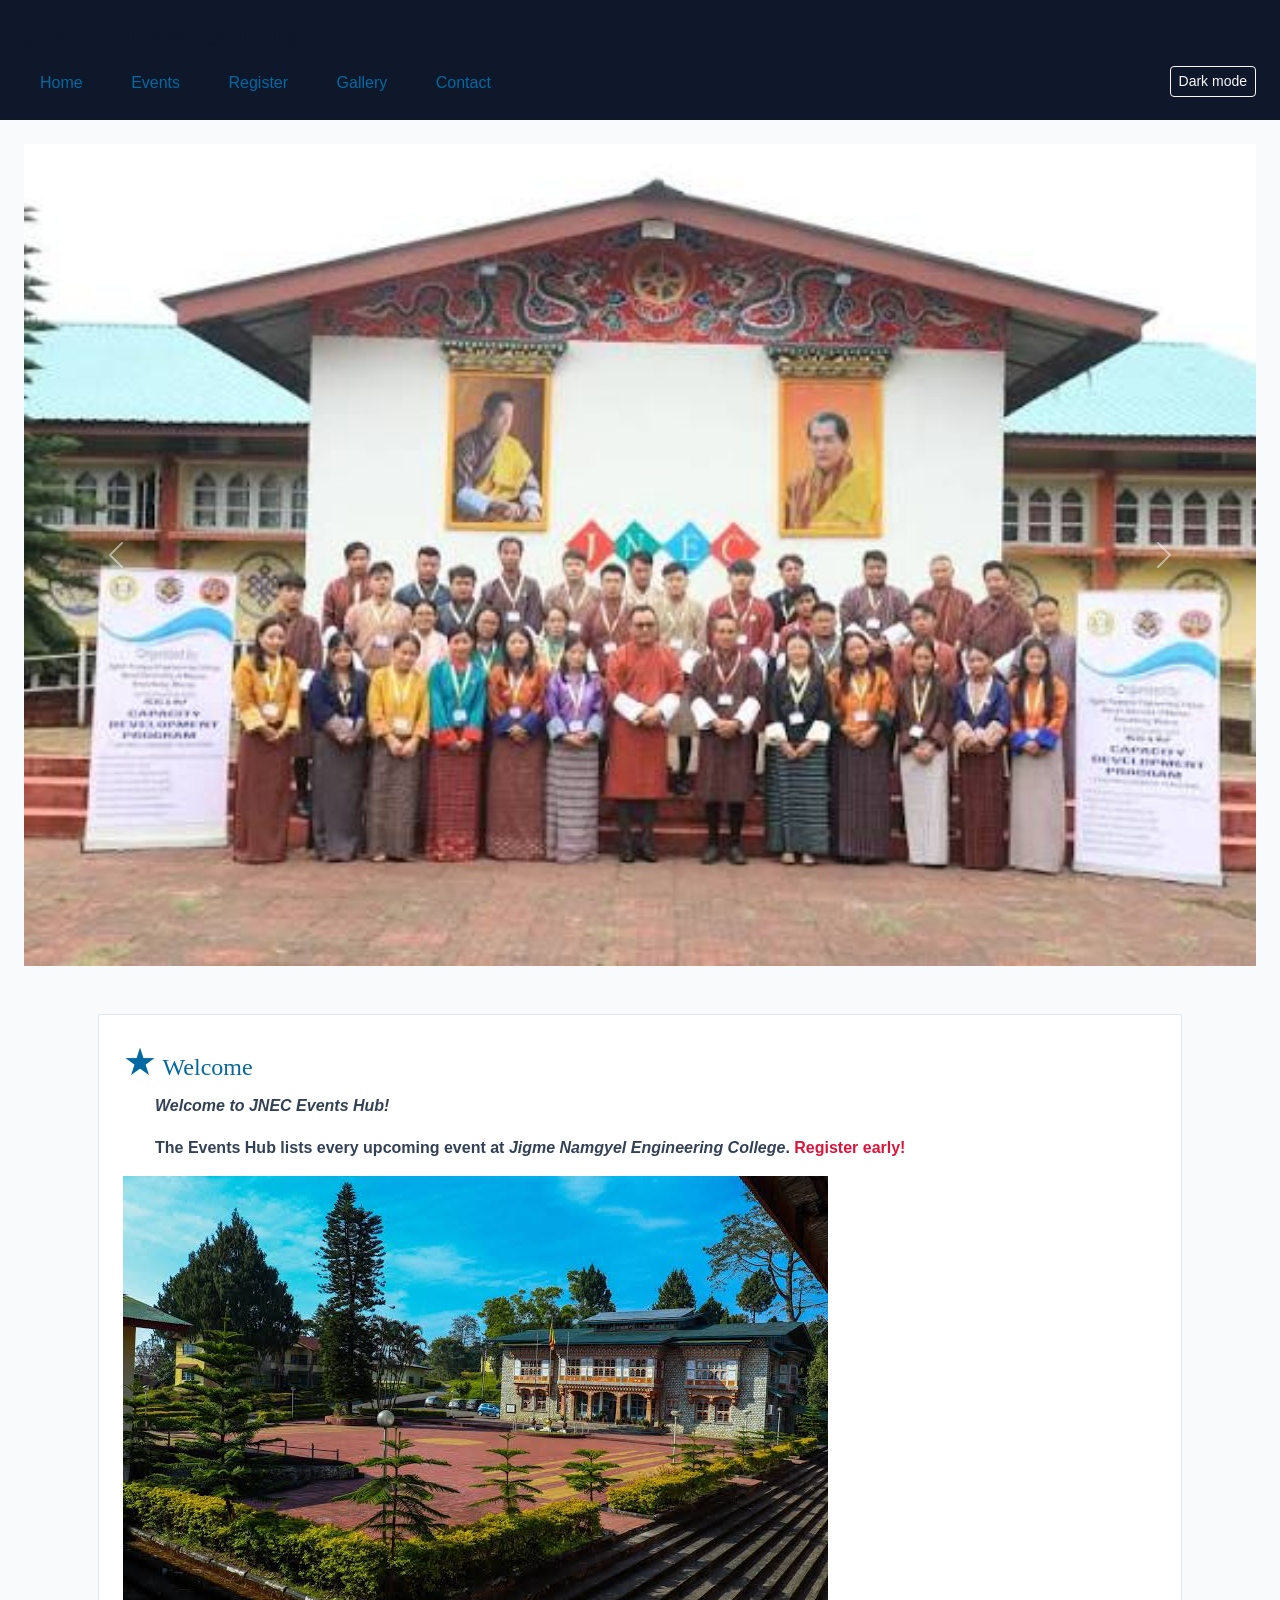
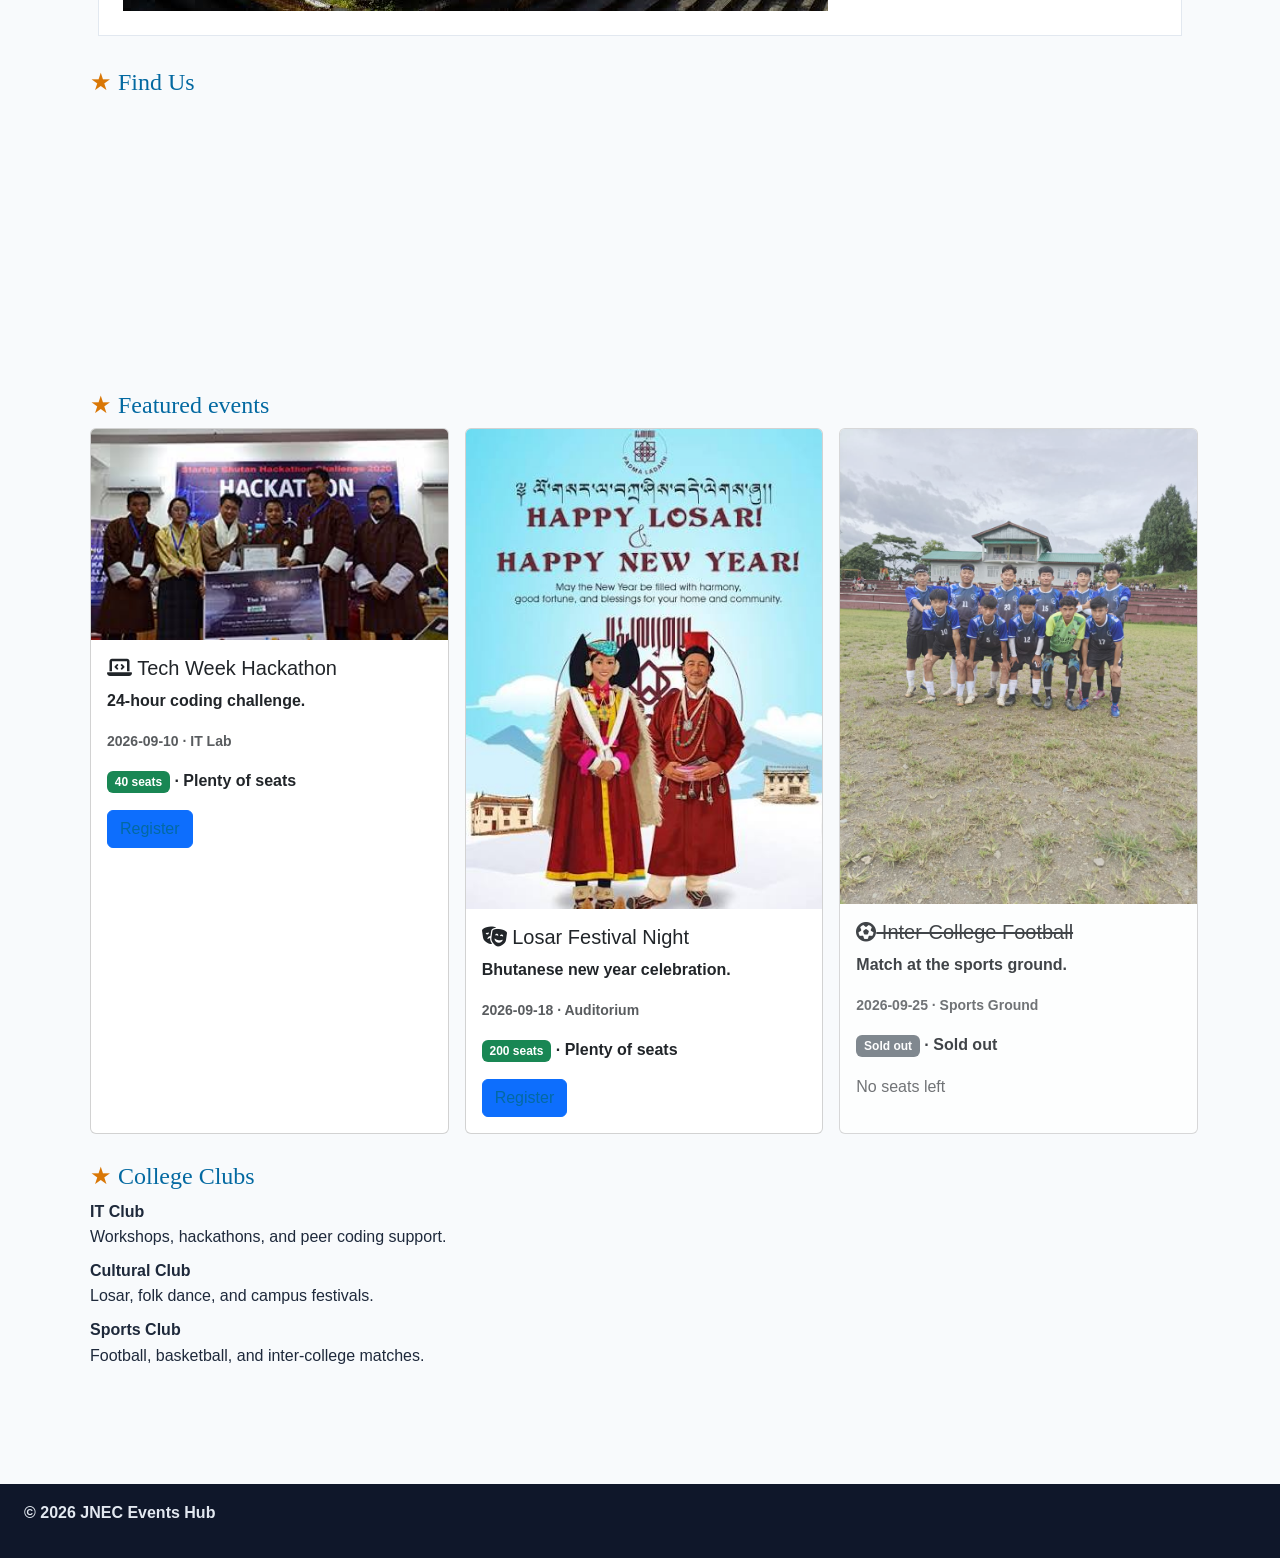
<file: index.html>
<!DOCTYPE html> 
 <html lang="en"> 
 <head> 
   <meta charset="UTF-8"> 
   <meta name="viewport" content="width=device-width, initial-scale=1.0"> 
   <title>JNEC Events Hub — Home</title> 
   <link 
href="https://cdn.jsdelivr.net/npm/bootstrap@5.3.3/dist/css/bootstrap.min.css" 
rel="stylesheet"> 
   <link rel="stylesheet" 
href="https://cdnjs.cloudflare.com/ajax/libs/font-awesome/6.5.2/css/all.min.css"> 
   <link rel="stylesheet" href="css/styles.css"> 
 </head> 
 <body> 
   <header id="top"> 
  <h1 class="hero-title">JNEC Events Hub</h1> 
  <button type="button" id="darkToggle" class="btn btn-sm btn-outline-light">Dark 
mode</button> 
  <nav> 
    <a href="index.html" title="Go to home page">Home</a> 
    <a href="events.html">Events</a> 
    <a href="register.html">Register</a> 
    <a href="gallery.html">Gallery</a> 
    <a href="contact.html">Contact</a> 
  </nav> 
   </header> 
 
   <main> 
  <div id="eventCarousel" class="carousel slide" data-bs-ride="carousel"> 
    <div class="carousel-inner"> 
      	<div class="carousel-item active"> 
        <img src="media/banner 1.jpg" class="d-block w-100" alt="Campus event banner
1"> 
      	</div> 
      	<div class="carousel-item"> 
        <img src="media/banner 2.jpg" class="d-block w-100" alt="Campus event banner
2"> 
      	</div> 
    </div> 

    <button class="carousel-control-prev" type="button" 
               data-bs-target="#eventCarousel" data-bs-slide="prev"> 
	      	<span class="carousel-control-prev-icon" aria-hidden="true"></span> 
	      	<span class="visually-hidden">Previous</span> 
    </button> 
    <button class="carousel-control-next" type="button" 
               data-bs-target="#eventCarousel" data-bs-slide="next"> 
	      	<span class="carousel-control-next-icon" aria-hidden="true"></span> 
	      	<span class="visually-hidden">Next</span> 
    </button> 
  </div> 
 
  <div class="container py-4"> 
    <section id="welcome" class="intro"> 
	      	<h2>Welcome</h2> 
	      	<p id="welcomeMsg">Welcome.</p> 
	      	<p>The <strong>Events Hub</strong> lists every upcoming event at 
         <em>Jigme Namgyel Engineering College</em>. 
         <span class="highlight" title="Registrations close 3 days before each 
event">Register early!</span></p> 
	      	<img src="media/campus.jpg" alt="JNEC campus" class="img-fluid" title="Our 
campus in Dewathang"> 
    </section> 
 
    <section id="location"> 
	      	<h2>Find Us</h2> 
	      	<iframe 
src="https://www.openstreetmap.org/export/embed.html?bbox=91.44,26.85,91.48,26.88" 
              width="400" height="250" title="Campus map"></iframe> 
    </section> 
 
    <section id="featured"> 
	      	<h2>Featured events</h2> 
	      	<div class="row g-3" id="home-events"></div> 
    </section> 
 
    <section id="clubs"> 
	      	<h2>College Clubs</h2> 
	      	<dl> 
        <dt>IT Club</dt> 
        <dd>Workshops, hackathons, and peer coding support.</dd> 
        <dt>Cultural Club</dt> 
        <dd>Losar, folk dance, and campus festivals.</dd> 
        <dt>Sports Club</dt> 
        <dd>Football, basketball, and inter-college matches.</dd> 
	      	</dl> 
    </section> 
  </div> 
   </main> 
 
   <footer> 
  <p>&copy; <span id="year"></span> JNEC Events Hub</p> 
   </footer> 
   <script 
src="https://cdn.jsdelivr.net/npm/bootstrap@5.3.3/dist/js/bootstrap.bundle.min.js">
</script> 
   <script src="js/main.js"></script> 
 </body> 
 </html>
</file>
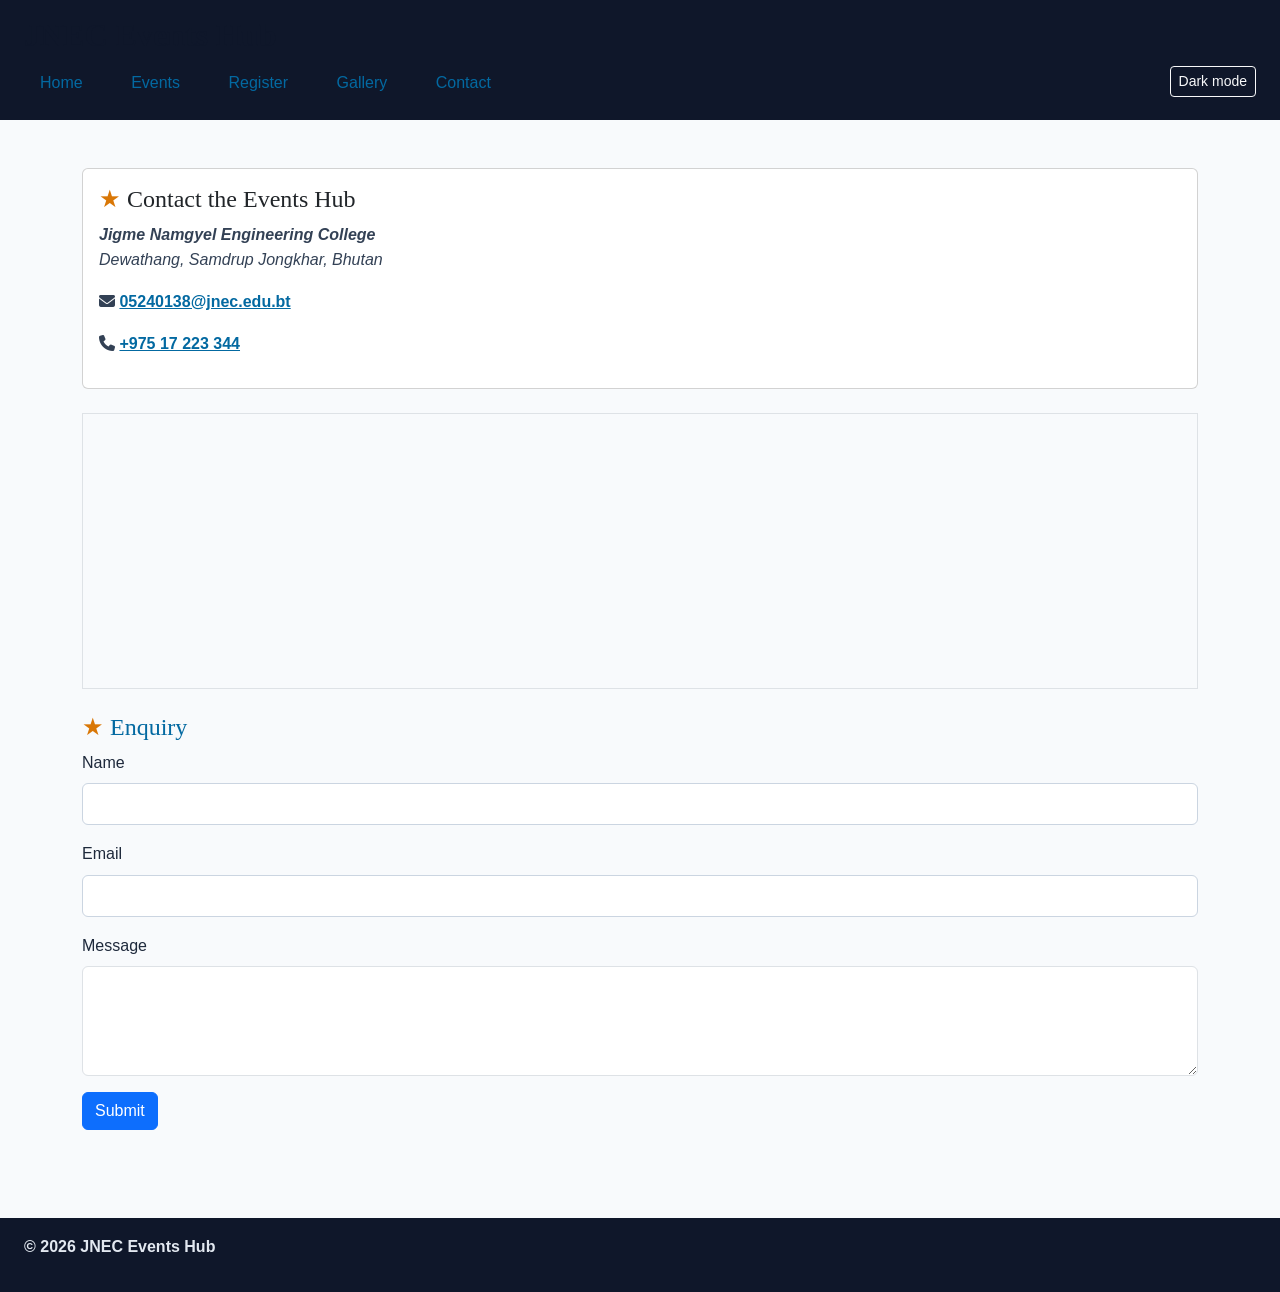
<file: contact.html>
<!DOCTYPE html> 
 <html lang="en"> 
 <head> 
   <meta charset="UTF-8"> 
   <meta name="viewport" content="width=device-width, initial-scale=1.0"> 
   <title>JNEC Events Hub — Contact</title> 
   <link 
href="https://cdn.jsdelivr.net/npm/bootstrap@5.3.3/dist/css/bootstrap.min.css" 
rel="stylesheet"> 
   <link rel="stylesheet" 
href="https://cdnjs.cloudflare.com/ajax/libs/font-awesome/6.5.2/css/all.min.css"> 
   <link rel="stylesheet" href="css/styles.css"> 
 </head> 
 <body> 
   <header id="top"> 
  <h1>JNEC Events Hub</h1> 
  <button type="button" id="darkToggle" class="btn btn-sm btn-outline-light">Dark 
mode</button> 
  <nav> 
    <a href="index.html">Home</a> 
    <a href="events.html">Events</a> 
    <a href="register.html">Register</a> 
    <a href="gallery.html">Gallery</a> 
    <a href="contact.html">Contact</a> 
  </nav> 
   </header> 
   <main> 
  <div class="container py-4"> 
    <div class="card mb-4"> 
      	<div class="card-body"> 
        <h2 class="card-title">Contact the Events Hub</h2> 
        <p>Jigme Namgyel Engineering College<br> 
           	Dewathang, Samdrup Jongkhar, Bhutan</p> 
        <p><i class="fa-solid fa-envelope"></i> 
           	<a href="mailto:events@jnec.edu.bt">05240138@jnec.edu.bt</a></p> 
        <p><i class="fa-solid fa-phone"></i> 
           	<a href="tel:+97517223344">+975 17 223 344</a></p> 
      	</div> 
    </div> 
    <div class="border p-2 mb-4"> 
      	<iframe 
src="https://www.openstreetmap.org/export/embed.html?bbox=91.44,26.85,91.48,26.88" 
              width="100%" height="250" title="Campus map"></iframe> 
    </div> 
 
    <h2>Enquiry</h2> 
    <form action="#" method="post" id="enquiryForm"> 
      	<div class="mb-3"> 
        <label for="enq-name" class="form-label">Name</label> 
        <input type="text" class="form-control" id="enq-name" name="name"> 
      	</div> 
      	<div class="mb-3"> 
        <label for="enq-email" class="form-label">Email</label> 
        <input type="text" class="form-control" id="enq-email" name="email"> 
      	</div> 
      	<div class="mb-3"> 
        <label for="enq-message" class="form-label">Message</label> 
        <textarea class="form-control" id="enq-message" name="message" 
rows="4"></textarea> 
      	</div> 
      	<button type="submit" class="btn btn-primary">Submit</button> 
    </form> 
  </div> 
   </main> 
   <footer> 
  <p>&copy; <span id="year"></span> JNEC Events Hub</p> 
   </footer> 
   <script 
src="https://cdn.jsdelivr.net/npm/bootstrap@5.3.3/dist/js/bootstrap.bundle.min.js">
</script> 
   <script src="js/main.js"></script> 
 </body> 
 </html>
</file>
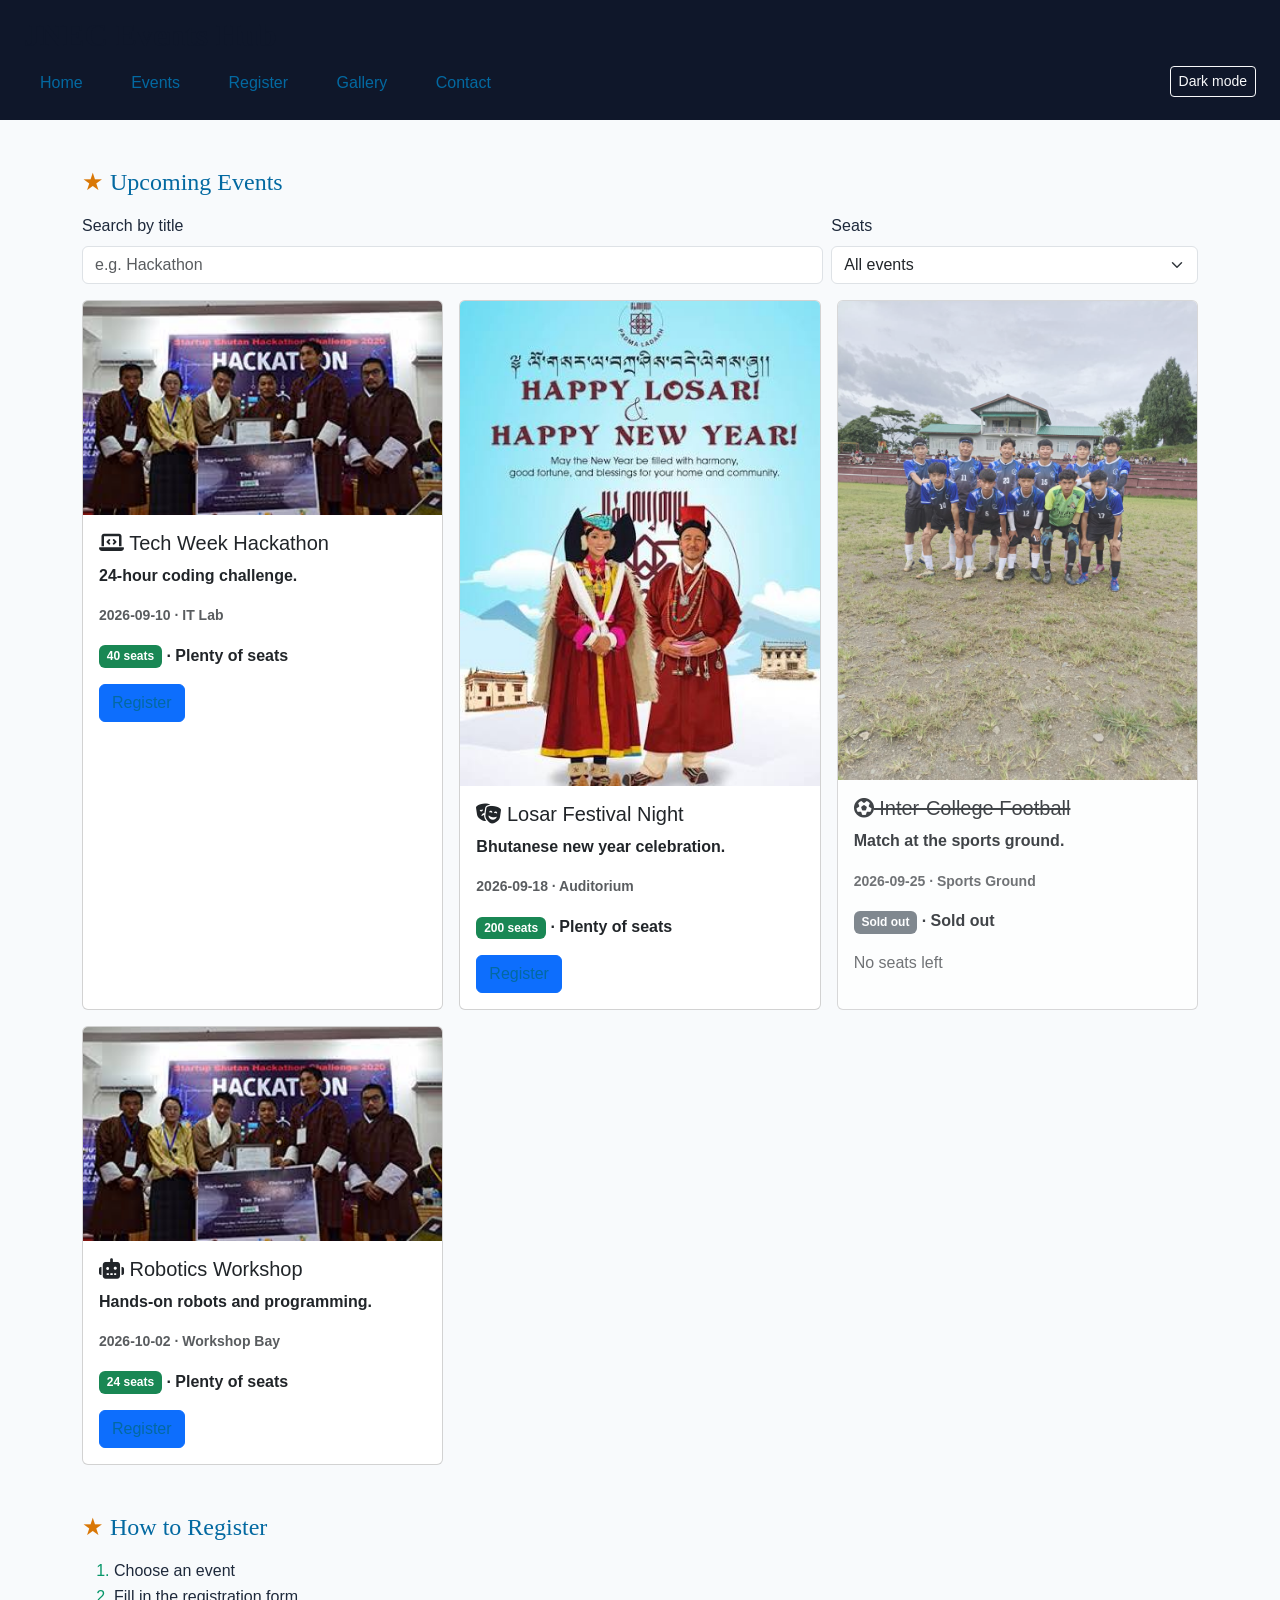
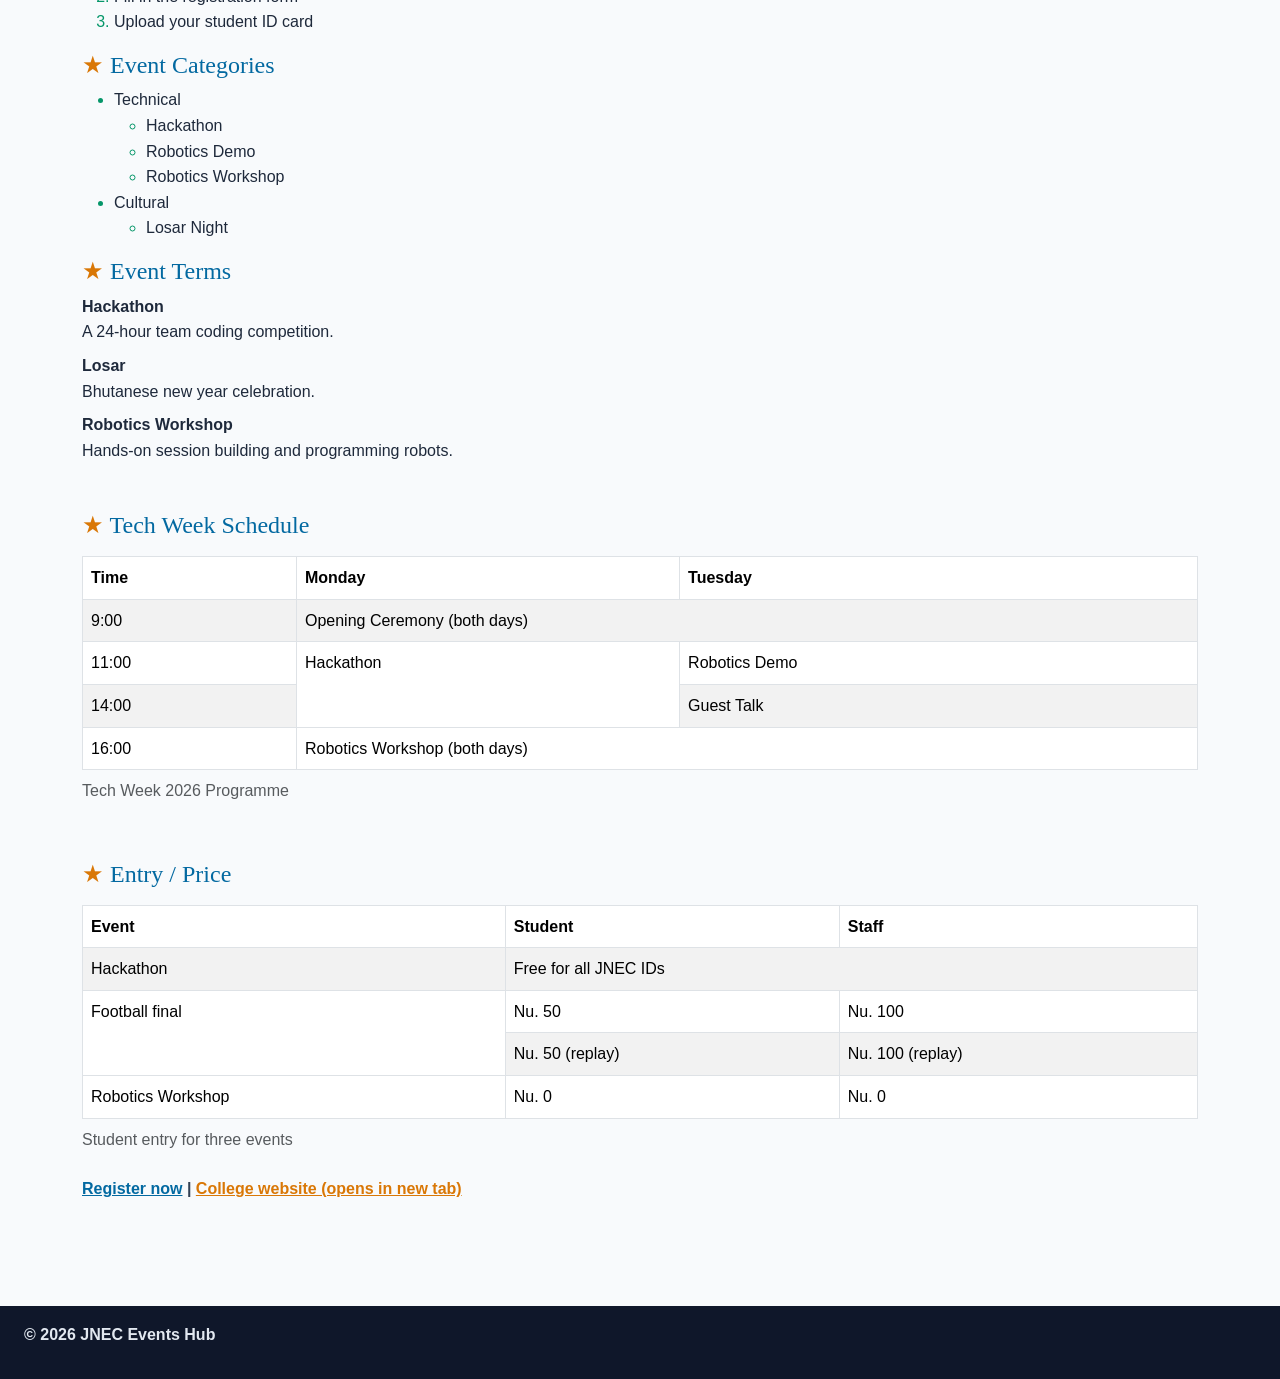
<file: events.html>
<!DOCTYPE html> 
 <html lang="en"> 
 <head> 
   <meta charset="UTF-8"> 
   <meta name="viewport" content="width=device-width, initial-scale=1.0"> 
   <title>JNEC Events Hub — Events</title> 
   <link 
href="https://cdn.jsdelivr.net/npm/bootstrap@5.3.3/dist/css/bootstrap.min.css" 
rel="stylesheet"> 
   <link rel="stylesheet" 
href="https://cdnjs.cloudflare.com/ajax/libs/font-awesome/6.5.2/css/all.min.css"> 
   <link rel="stylesheet" href="css/styles.css"> 
 </head> 
 <body> 
   <header id="top"> 
  <h1>JNEC Events Hub</h1> 
  <button type="button" id="darkToggle" class="btn btn-sm btn-outline-light">Dark 
mode</button> 
  <nav> 
    <a href="index.html">Home</a> 
    <a href="events.html">Events</a> 
    <a href="register.html">Register</a> 
    <a href="gallery.html">Gallery</a> 
    <a href="contact.html">Contact</a> 
  </nav> 
   </header> 
 
   <main> 
  <div class="container py-4"> 
    <h2 class="mb-3">Upcoming Events</h2> 
    <div class="row g-2 mb-3"> 
      	<div class="col-md-8"> 
        <label for="search" class="form-label">Search by title</label> 
        <input type="search" id="search" class="form-control" placeholder="e.g. 
Hackathon"> 

	      	</div> 
	      	<div class="col-md-4"> 
        <label for="seat-filter" class="form-label">Seats</label> 
        <select id="seat-filter" class="form-select"> 
          <option value="all">All events</option> 
          <option value="open">Open seats</option> 
          <option value="full">Sold out</option> 
        </select> 
	      	</div> 
    </div> 
    <div class="row g-3" id="eventList"></div> 
 
    <h2 class="mt-5 mb-3">How to Register</h2> 
    <ol type="1"> 
	      	<li>Choose an event</li> 
	      	<li>Fill in the registration form</li> 
	      	<li>Upload your student ID card</li> 
    </ol> 
 
    <h2>Event Categories</h2> 
    <ul> 
	      	<li>Technical 
        <ul> 
             <li>Hackathon</li> 
          <li>Robotics Demo</li> 
          <li>Robotics Workshop</li> 
        </ul> 
	      	</li> 
	      	<li>Cultural 
        <ul><li>Losar Night</li></ul> 
	      	</li> 
    </ul> 
 
    <h2>Event Terms</h2> 
    <dl> 
	      	<dt>Hackathon</dt> 
	      	<dd>A 24-hour team coding competition.</dd> 
	      	<dt>Losar</dt> 
	      	<dd>Bhutanese new year celebration.</dd> 
	      	<dt>Robotics Workshop</dt> 
	      	<dd>Hands-on session building and programming robots.</dd> 
    </dl> 
 
    <h2 class="mt-5 mb-3">Tech Week Schedule</h2> 
    <table class="table table-striped table-bordered"> 
	      	<caption>Tech Week 2026 Programme</caption> 
	      	<thead> 
           <tr><th>Time</th><th>Monday</th><th>Tuesday</th></tr> 
	      	</thead> 

	      	<tbody> 
        <tr> 
          <td>9:00</td> 
          <td colspan="2">Opening Ceremony (both days)</td> 
        </tr> 
        <tr> 
          <td>11:00</td> 
          <td rowspan="2">Hackathon</td> 
          <td>Robotics Demo</td> 
        </tr> 
        <tr> 
          <td>14:00</td> 
          <td>Guest Talk</td> 
        </tr> 
        <tr> 
          <td>16:00</td> 
          <td colspan="2">Robotics Workshop (both days)</td> 
        </tr> 
	      	</tbody> 
    </table> 
 
    <h2 class="mt-5 mb-3">Entry / Price</h2> 
    <table class="table table-striped table-bordered"> 
	      	<caption>Student entry for three events</caption> 
	      	<thead> 
           <tr><th>Event</th><th>Student</th><th>Staff</th></tr> 
	      	</thead> 
	      	<tbody> 
        <tr> 
             <td>Hackathon</td> 
          <td colspan="2">Free for all JNEC IDs</td> 
        </tr> 
        <tr> 
          <td rowspan="2">Football final</td> 
          <td>Nu. 50</td> 
          <td>Nu. 100</td> 
        </tr> 
        <tr> 
          <td>Nu. 50 (replay)</td> 
          <td>Nu. 100 (replay)</td> 
        </tr> 
        <tr> 
          <td>Robotics Workshop</td> 
          <td>Nu. 0</td> 
          <td>Nu. 0</td> 
        </tr> 
	      	</tbody> 
    </table> 
 
    <p><a href="register.html">Register now</a> | 
       	<a href="https://www.jnec.edu.bt" target="_blank" rel="noopener"> 
       	College website (opens in new tab)</a></p> 
  </div> 
   </main> 
 
   <footer> 
  <p>&copy; <span id="year"></span> JNEC Events Hub</p> 
   </footer> 
   <script 
src="https://cdn.jsdelivr.net/npm/bootstrap@5.3.3/dist/js/bootstrap.bundle.min.js">
</script> 
   <script src="js/main.js"></script> 
 </body> 
 </html>
</file>
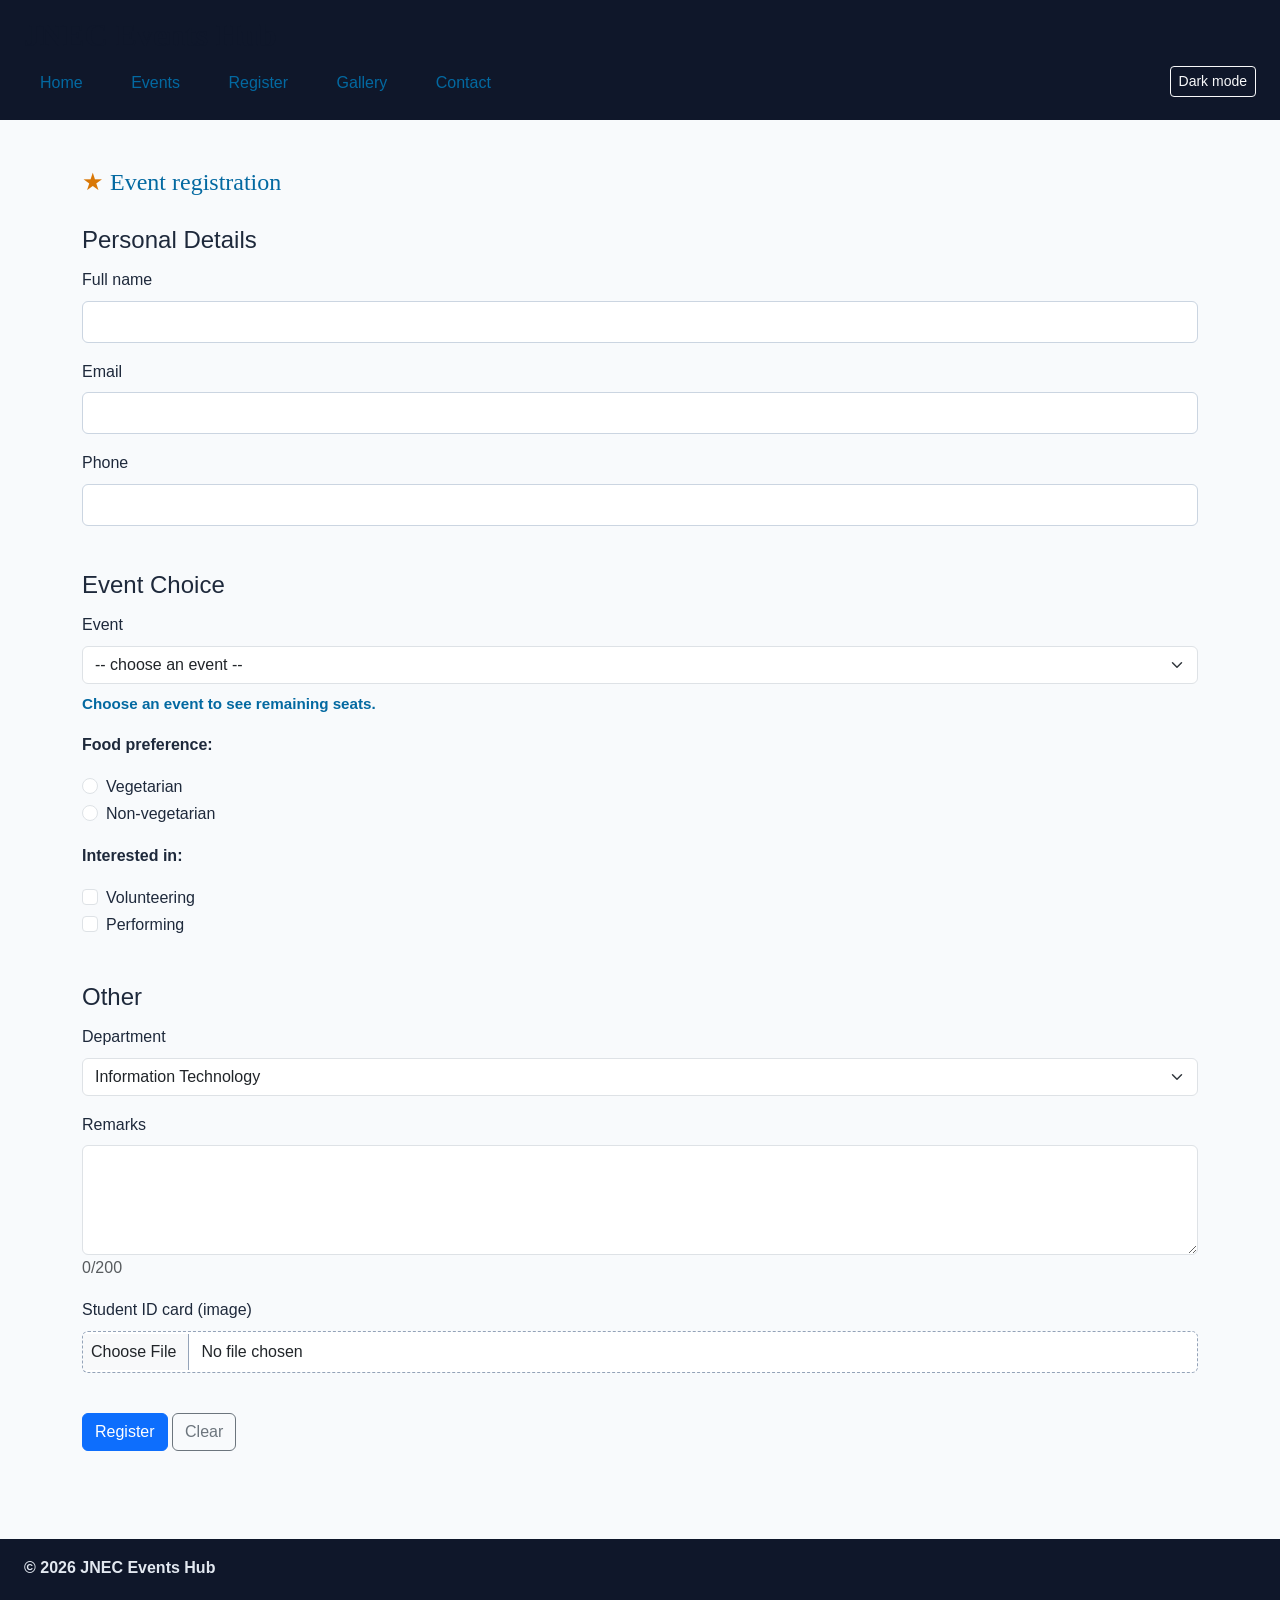
<file: register.html>
<!DOCTYPE html> 
 <html lang="en"> 
 <head> 
   <meta charset="UTF-8"> 
   <meta name="viewport" content="width=device-width, initial-scale=1.0"> 
   <title>JNEC Events Hub — Register</title> 
   <link 
href="https://cdn.jsdelivr.net/npm/bootstrap@5.3.3/dist/css/bootstrap.min.css" 
rel="stylesheet"> 
   <link rel="stylesheet" 
href="https://cdnjs.cloudflare.com/ajax/libs/font-awesome/6.5.2/css/all.min.css"> 
   <link rel="stylesheet" href="css/styles.css"> 
 </head> 
 <body> 
   <header id="top"> 
  <h1>JNEC Events Hub</h1> 
  <button type="button" id="darkToggle" class="btn btn-sm btn-outline-light">Dark 
mode</button> 
  <nav> 
    <a href="index.html">Home</a> 
    <a href="events.html">Events</a> 
    <a href="register.html">Register</a> 
    <a href="gallery.html">Gallery</a> 
    <a href="contact.html">Contact</a> 
  </nav> 
   </header> 
 
   <main> 
  <div class="container py-4"> 
    <h2 class="mb-4">Event registration</h2> 

    <form action="#" method="post" enctype="multipart/form-data" id="regForm"> 
	      	<fieldset class="mb-4"> 
        <legend>Personal Details</legend> 
        <div class="mb-3"> 
          <label for="fullname" class="form-label">Full name</label> 
          <input type="text" class="form-control" id="fullname" name="fullname"> 
          <span id="err-fullname" class="error"></span> 
        </div> 
        <div class="mb-3"> 
          <label for="email" class="form-label">Email</label> 
          <input type="text" class="form-control" id="email" name="email"> 
          <span id="err-email" class="error"></span> 
        </div> 
        <div class="mb-3"> 
          <label for="phone" class="form-label">Phone</label> 
          <input type="text" class="form-control" id="phone" name="phone"> 
          <span id="err-phone" class="error"></span> 
        </div> 
	      	</fieldset> 
 
	      	<fieldset class="mb-4"> 
        <legend>Event Choice</legend> 
        <div class="mb-3"> 
          <label for="event_id" class="form-label">Event</label> 
          <select class="form-select" id="event_id" name="event_id"> 
	            	<option value="">-- choose an event --</option> 
	            	<option value="1">Tech Week Hackathon</option> 
	            	<option value="2">Losar Festival Night</option> 
	            	<option value="3">Inter-College Football</option> 
	            	<option value="4">Robotics Workshop</option> 
          </select> 
          <span id="err-event_id" class="error"></span> 
          <p id="seatsHint" class="seats-hint mt-2">Choose an event to see remaining 
seats.</p> 
        </div> 
        <p>Food preference:</p> 
        <div class="form-check"> 
          <input class="form-check-input" type="radio" id="veg" name="food" 
value="veg"> 
          <label class="form-check-label" for="veg">Vegetarian</label> 
        </div> 
        <div class="form-check mb-3"> 
          <input class="form-check-input" type="radio" id="nonveg" name="food" 
value="nonveg"> 
          <label class="form-check-label" for="nonveg">Non-vegetarian</label> 
        </div> 
        <span id="err-food" class="error"></span> 
        <p>Interested in:</p> 
        <div class="form-check"> 

          <input class="form-check-input" type="checkbox" id="volunteer" 
name="interests" value="volunteer"> 
          <label class="form-check-label" for="volunteer">Volunteering</label> 
        </div> 
        <div class="form-check mb-3"> 
          <input class="form-check-input" type="checkbox" id="perform" 
name="interests" value="perform"> 
          <label class="form-check-label" for="perform">Performing</label> 
        </div> 
        <span id="err-interests" class="error"></span> 
	      	</fieldset> 
 
	      	<fieldset class="mb-4"> 
           <legend>Other</legend> 
        <div class="mb-3"> 
          <label for="department" class="form-label">Department</label> 
          <select class="form-select" id="department" name="department"> 
	            	<option value="it">Information Technology</option> 
	            	<option value="civil">Civil</option> 
	            	<option value="electrical">Electrical</option> 
          </select> 
        </div> 
        <div class="mb-3"> 
          <label for="remarks" class="form-label">Remarks</label> 
          <textarea class="form-control" id="remarks" name="remarks" rows="4" 
maxlength="200"></textarea> 
          <span id="charCount" class="text-muted">0/200</span> 
        </div> 
        <div class="mb-3"> 
          <label for="id_card" class="form-label">Student ID card (image)</label> 
          <input class="form-control" type="file" id="id_card" name="id_card"> 
        </div> 
	      	</fieldset> 
 
	      	<button type="submit" class="btn btn-primary">Register</button> 
	      	<button type="reset" class="btn btn-outline-secondary">Clear</button> 
    </form> 
  </div> 
   </main> 
 
   <footer> 
  <p>&copy; <span id="year"></span> JNEC Events Hub</p> 
   </footer> 
   <script 
src="https://cdn.jsdelivr.net/npm/bootstrap@5.3.3/dist/js/bootstrap.bundle.min.js">
</script> 
   <script src="js/main.js"></script> 
   <script src="js/validate.js"></script> 
 </body> 
 </html>
</file>
<file: css/styles.css>
/* FILE: css/styles.css — Practical III (CSS & Bootstrap) */ 
 
 body { 
   font-family: "Segoe UI", Arial, sans-serif; 
   margin: 0; 

   color: rgb(30, 41, 59); 
   background: #f8fafc; 
   font-size: 16px; 
   line-height: 1.6; 
 } 
 
 header { 
   background: #0f172a; 
   color: white; 
   padding: 16px 24px; 
 } 
 
 nav a { 
   color: #7dd3fc; 
   margin-right: 12px; 
   text-decoration: none; 
   display: inline-block; 
   padding: 8px 16px; 
 } 
 
 footer { 
   background: #0f172a; 
   color: #e2e8f0; 
   padding: 16px 24px; 
   margin-top: 40px; 
 } 
 
 main { 
   padding: 24px; 
 } 
 
 /* simple selectors */ 
 h1 { color: #0f172a; font-weight: 700; font-size: 2rem; } 
 h2 { color: #0369a1; font-size: 1.5rem; text-align: left; } 
 .intro { background: #f8fafc; } 
 #welcome { padding: 24px; } 
 p.intro { font-size: 1.05rem; } 
 h1, h2, h3 { font-family: Georgia, serif; } 
 
 /* combinators */ 
 nav a { text-decoration: none; } 
 main > section { margin-bottom: 24px; } 
 h2 + p { font-style: italic; } 
 h2 ~ p { color: #334155; } 
 
 /* pseudo-classes */ 
 nav a:hover { color: #38bdf8; } 
 input:focus { outline: 2px solid #0369a1; } 
 input:checked + label { font-weight: 700; } 

 tr:nth-child(even) { background: #f1f5f9; } 
 
 a:link { color: #0369a1; } 
 a:visited { color: #7c3aed; } 
 a:hover { color: #0ea5e9; } 
 a:active { color: #b91c1c; } 
 
 /* original pseudo-class (Activity 5) */ 
 button:hover { 
   opacity: 0.9; 
 } 
 
 /* pseudo-elements */ 
 p::first-line { font-weight: bold; } 
 .intro::first-letter { 
   font-size: 1.6em; 
   color: #0369a1; 
 } 
 h2::before { content: "★ "; color: #d97706; } 
 li::marker { color: #059669; } 
 ::selection { color: #7f1d1d; background: #fde68a; } 
 
 /* attribute selectors */ 
 a[target="_blank"] { color: #d97706; } 
 input[type="file"] { border: 1px dashed #94a3b8; padding: 8px; } 
 input[type="text"] { border: 1px solid #cbd5e1; padding: 8px; } 
 
 /* original attribute selector (Activity 5) */ 
 input[type="checkbox"] { 
   accent-color: #0369a1; 
 } 
 
 .highlight { color: crimson; } 
 .intro p { 
   text-indent: 2em; 
   text-align: justify; 
 } 
 .sold-out { 
   text-decoration: line-through; 
   text-decoration-color: #ef4444; 
   text-decoration-style: solid; 
 } 
 .hero-title { 
   letter-spacing: 0.04em; 
   word-spacing: 0.1em; 
 } 
 em { font-style: italic; } 
 header { background-color: #0f172a; } 
 

 .intro { 
   margin: 24px 16px 32px 16px; 
   padding: 20px; 
   border: 1px solid #e2e8f0; 
   background: white; 
 } 
 section { 
   margin-bottom: 28px; 
   padding-left: 8px; 
 } 
 
 .admin-only { display: none; } 
 .badge { display: inline; } 
 .event-card { display: block; } 
 
 .error { color: #b91c1c; font-size: 0.9rem; display: block; margin-top: 0.25rem; } 
 
 .sold-out-card { opacity: 0.85; } 
 .sold-out-card .card-title { text-decoration: line-through; } 
 
 #darkToggle { 
   float: right; 
   margin-top: 4px; 
 } 
 
 body.dark { 
   background: #0f172a; 
   color: #e2e8f0; 
 } 
 body.dark header, 
 body.dark footer { 
   background: #020617; 
 } 
 body.dark .card, 
 body.dark .intro { 
   background: #1e293b; 
   color: #e2e8f0; 
   border-color: #334155; 
 } 
 body.dark h1, 
 body.dark h2 { 
   color: #7dd3fc; 
 } 
 
 .seats-hint { 
   font-size: 0.95rem; 
   color: #0369a1; 
 } 
 
 img { max-width: 100%; height: auto; } 
 
 @media (max-width: 600px) { 
   nav a { 
  display: block; 
  margin: 4px 0; 
   } 
   body { font-size: 15px; } 
 }
</file>
